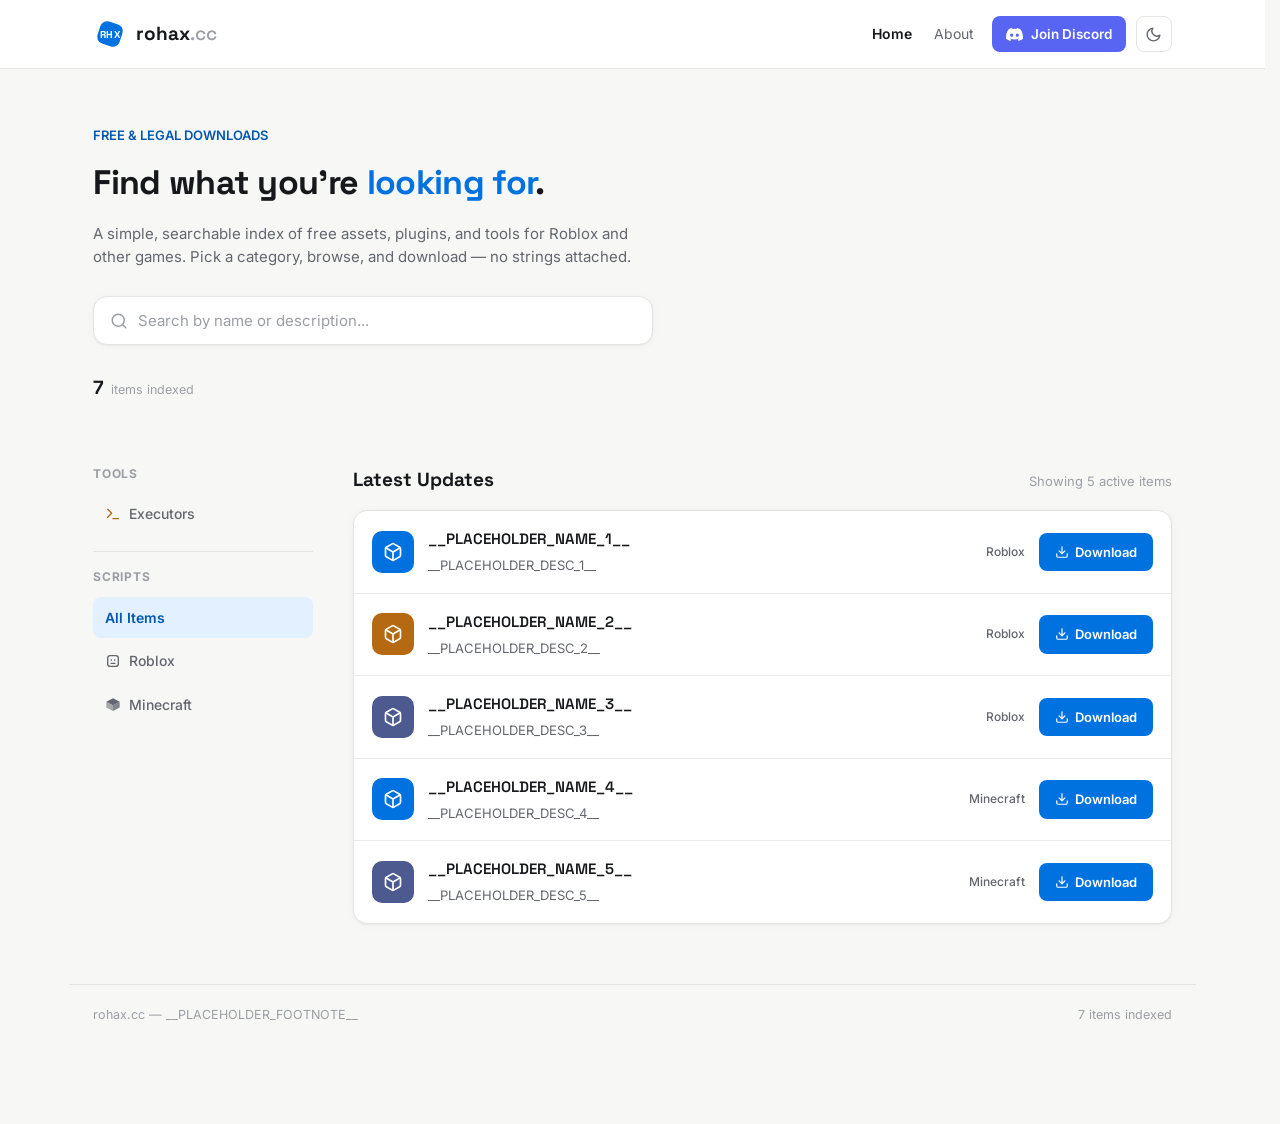
<file: index.html>
<!DOCTYPE html>
<html lang="en">
<head>
<meta charset="UTF-8">
<meta name="viewport" content="width=device-width, initial-scale=1.0">
<title>rohax.cc — index</title>
<script>
  // Set the theme before first paint so navigating between pages never
  // flashes the default (light) theme first — especially noticeable
  // when the saved theme is dark.
  (function(){
    try{
      var t = localStorage.getItem("rohax-theme")
        || (window.matchMedia && window.matchMedia("(prefers-color-scheme: dark)").matches ? "dark" : "light");
      document.documentElement.setAttribute("data-theme", t);
    } catch(e){}
  })();
</script>
<link rel="preconnect" href="https://fonts.googleapis.com">
<link rel="preconnect" href="https://fonts.gstatic.com" crossorigin>
<link href="https://fonts.googleapis.com/css2?family=Space+Grotesk:wght@500;600;700&family=Inter:wght@400;500;600;700&display=swap" rel="stylesheet">
<link rel="stylesheet" href="styles.css">
</head>
<body>

<header>
  <div class="header-inner">
    <a class="logo" href="#" aria-label="rohax.cc home">
      <span class="logo-mark">
        <svg viewBox="0 0 44 44" fill="none">
          <rect x="7" y="7" width="30" height="30" rx="9" transform="rotate(18 22 22)" fill="var(--accent)"/>
          <text x="22" y="27" text-anchor="middle" font-family="'Space Grotesk', sans-serif" font-weight="700" font-size="13" letter-spacing="0.3" fill="#ffffff">RHX</text>
        </svg>
      </span>
      <span class="logo-text"><span class="domain">rohax</span><span class="tld">.cc</span></span>
    </a>
    <div class="header-right">
      <nav>
        <a href="index.html" class="active">Home</a>
        <a href="about.html">About</a>
      </nav>
      <a class="discord-btn" href="https://discord.gg/6ymVAG6RZ7" target="_blank" rel="noopener noreferrer">
        <svg viewBox="0 0 127.14 96.36" fill="currentColor"><path d="M107.7,8.07A105.15,105.15,0,0,0,81.47,0a72.06,72.06,0,0,0-3.36,6.83A97.68,97.68,0,0,0,49,6.83,72.37,72.37,0,0,0,45.64,0,105.89,105.89,0,0,0,19.39,8.09C2.79,32.65-1.71,56.6.54,80.21h0A105.73,105.73,0,0,0,32.71,96.36,77.7,77.7,0,0,0,39.6,85.25a68.42,68.42,0,0,1-10.85-5.18c.91-.66,1.8-1.34,2.66-2a75.57,75.57,0,0,0,64.32,0c.87.71,1.76,1.39,2.66,2a68.68,68.68,0,0,1-10.87,5.19,77,77,0,0,0,6.89,11.1A105.25,105.25,0,0,0,126.6,80.22h0C129.24,52.84,122.09,29.11,107.7,8.07ZM42.45,65.69C36.18,65.69,31,60,31,53s5-12.74,11.43-12.74S54,46,53.89,53,48.84,65.69,42.45,65.69Zm42.24,0C78.41,65.69,73.25,60,73.25,53s5-12.74,11.44-12.74S96.23,46,96.12,53,91.08,65.69,84.69,65.69Z"/></svg>
        Join Discord
      </a>
      <button class="icon-btn" id="theme-toggle" aria-label="Toggle theme">
        <svg id="theme-icon" viewBox="0 0 24 24" fill="none" stroke="currentColor" stroke-width="2" stroke-linecap="round" stroke-linejoin="round"></svg>
      </button>
    </div>
  </div>
</header>

<section class="hero">
  <div class="hero-eyebrow">FREE &amp; LEGAL DOWNLOADS</div>
  <h1>Find what you're <span class="accent">looking for</span>.</h1>
  <p>A simple, searchable index of free assets, plugins, and tools for Roblox and other games. Pick a category, browse, and download — no strings attached.</p>

  <div class="searchbar">
    <svg viewBox="0 0 24 24" fill="none" stroke="currentColor" stroke-width="2" stroke-linecap="round" stroke-linejoin="round"><circle cx="11" cy="11" r="8"/><path d="m21 21-4.3-4.3"/></svg>
    <input type="text" id="search" placeholder="Search by name or description..." autocomplete="off">
  </div>

  <div class="stats-row">
    <div class="stat"><span class="num" id="stat-count">0</span><span class="label">items indexed</span></div>
  </div>
</section>

<div class="layout">
  <aside class="sidebar">
    <div class="sidebar-label">Tools</div>
    <div id="sidebar-tools"></div>

    <div class="sidebar-divider"></div>

    <div class="sidebar-label">Scripts</div>
    <div id="sidebar-list"></div>
  </aside>

  <div class="content">
    <div class="content-head">
      <h2 id="content-title">Latest Updates</h2>
      <span class="count-label" id="count-label"></span>
    </div>
    <div class="item-list" id="listing"></div>
    <div class="empty-state" id="empty">
      <div class="glyph">🔍</div>
      <div class="title">No results found</div>
      <div>Try a different search term or category.</div>
    </div>
  </div>
</div>

<footer>
  <span>rohax.cc — __PLACEHOLDER_FOOTNOTE__</span>
  <span id="footer-count">0 items indexed</span>
</footer>

<script>
  // ---------------------------------------------------------------
  // Plugin/asset data now lives in data/lib.json — edit that
  // file to add, remove, or update listings. Nothing in this file
  // needs to change for content updates. See that file for the field
  // reference (game, name, desc, tag, url).
  // Loaded via fetch(), so this page must be served over http(s)
  // (e.g. `python3 -m http.server`) rather than opened directly as a
  // local file:// — browsers block fetch() of local JSON otherwise.
  // ---------------------------------------------------------------
  let ENTRIES = [];
  let EXECUTOR_ENTRIES = [];

  // Icon background color per tag, and a neutral generic glyph (not a brand logo)
  const TAG_COLOR = { asset: "var(--accent)", plugin: "var(--amber)", tool: "var(--tool)" };
  const ITEM_ICON = '<svg viewBox="0 0 24 24" fill="none" stroke="currentColor" stroke-width="2" stroke-linecap="round" stroke-linejoin="round"><path d="M21 8a2 2 0 0 0-1-1.73l-7-4a2 2 0 0 0-2 0l-7 4A2 2 0 0 0 3 8v8a2 2 0 0 0 1 1.73l7 4a2 2 0 0 0 2 0l7-4A2 2 0 0 0 21 16Z"/><path d="m3.3 7 8.7 5 8.7-5M12 22V12"/></svg>';

  // Simple generic game glyphs (not official brand logos — swap in your own
  // licensed icon files here if you have them, e.g. GAME_ICONS.Roblox = '<img src="/icons/roblox.svg">')
  const GAME_ICONS = {
    "Roblox": '<svg viewBox="0 0 24 24" fill="none" stroke="currentColor" stroke-width="2" stroke-linecap="round" stroke-linejoin="round"><rect x="4" y="4" width="16" height="16" rx="4"/><rect x="8.5" y="9.5" width="2" height="2" rx="0.4" fill="currentColor" stroke="none"/><rect x="13.5" y="9.5" width="2" height="2" rx="0.4" fill="currentColor" stroke="none"/><path d="M9 15.5h6"/></svg>',
    "Minecraft": '<svg viewBox="0 0 24 24" fill="currentColor"><path d="M12 2 22 7.2 12 12.4 2 7.2Z"/><path d="M2 7.2 12 12.4V21L2 15.8Z" opacity="0.55"/><path d="M22 7.2 12 12.4V21L22 15.8Z" opacity="0.8"/></svg>',
  };

  // Icon for the standalone "Executors" tools filter
  const EXECUTORS_ICON = '<svg viewBox="0 0 24 24" fill="none" stroke="currentColor" stroke-width="2" stroke-linecap="round" stroke-linejoin="round"><polyline points="4 17 10 11 4 5"/><line x1="12" y1="19" x2="20" y2="19"/></svg>';

  const DOWNLOAD_ICON = '<svg viewBox="0 0 24 24" fill="none" stroke="currentColor" stroke-width="2" stroke-linecap="round" stroke-linejoin="round"><path d="M21 15v4a2 2 0 0 1-2 2H5a2 2 0 0 1-2-2v-4"/><polyline points="7 10 12 15 17 10"/><line x1="12" y1="15" x2="12" y2="3"/></svg>';
  const SUN_ICON = '<circle cx="12" cy="12" r="4"/><path d="M12 2v2M12 20v2M4.93 4.93l1.41 1.41M17.66 17.66l1.41 1.41M2 12h2M20 12h2M6.34 17.66l-1.41 1.41M19.07 4.93l-1.41 1.41"/>';
  const MOON_ICON = '<path d="M21 12.79A9 9 0 1 1 11.21 3 7 7 0 0 0 21 12.79z"/>';

  let activeFilter = "all";
  let searchTerm = "";

  function uniqueGames(){
    return [...new Set(ENTRIES.map(e => e.game))];
  }

  function renderFilters(){
    const games = uniqueGames();
    const wrap = document.getElementById("sidebar-list");
    wrap.innerHTML = "";

    const allItem = document.createElement("div");
    allItem.className = "sidebar-item" + (activeFilter === "all" ? " active" : "");
    allItem.textContent = "All Items";
    allItem.onclick = () => { activeFilter = "all"; render(); };
    wrap.appendChild(allItem);

    games.forEach(g => {
      const item = document.createElement("div");
      item.className = "sidebar-item" + (activeFilter === g ? " active" : "");
      item.innerHTML = (GAME_ICONS[g] || "") + `<span>${g}</span>`;
      item.onclick = () => { activeFilter = g; render(); };
      wrap.appendChild(item);
    });
  }

  // Renders the separate "Tools" group in the sidebar (kept apart from Games)
  function renderToolsFilter(){
    const wrap = document.getElementById("sidebar-tools");
    wrap.innerHTML = "";

    const item = document.createElement("div");
    item.className = "sidebar-item executors-item" + (activeFilter === "Executors" ? " active" : "");
    item.innerHTML = EXECUTORS_ICON + `<span>Executors</span>`;
    item.onclick = () => { activeFilter = "Executors"; render(); };
    wrap.appendChild(item);
  }

  function filteredEntries(){
    // "Executors" is its own separate pool, not mixed with the per-game list
    const pool = activeFilter === "Executors" ? EXECUTOR_ENTRIES : ENTRIES;
    return pool.filter(e => {
      const matchesGame = activeFilter === "all" || activeFilter === "Executors" || e.game === activeFilter;
      const haystack = (e.name + " " + e.desc + " " + e.game).toLowerCase();
      const matchesSearch = haystack.includes(searchTerm.toLowerCase());
      return matchesGame && matchesSearch;
    });
  }

  function renderListing(){
    const listing = document.getElementById("listing");
    const empty = document.getElementById("empty");
    const countLabel = document.getElementById("count-label");
    const title = document.getElementById("content-title");
    const entries = filteredEntries();
    listing.innerHTML = "";

    title.textContent = activeFilter === "Executors" ? "Executors" : "Latest Updates";
    countLabel.textContent = `Showing ${entries.length} active item${entries.length === 1 ? "" : "s"}`;

    if (entries.length === 0){
      empty.classList.add("show");
      listing.style.display = "none";
      return;
    }
    empty.classList.remove("show");
    listing.style.display = "block";

    entries.forEach((e, i) => {
      const row = document.createElement("a");
      row.className = "item-row";
      row.href = e.url;
      row.target = "_blank";
      row.rel = "noopener noreferrer";
      row.style.animationDelay = (i * 0.04) + "s";

      row.innerHTML = `
        <span class="item-icon" style="background:${TAG_COLOR[e.tag] || "var(--tool)"}">${ITEM_ICON}</span>
        <span class="item-main">
          <span class="item-title-row">
            <span class="item-name">${e.name}</span>
          </span>
          <span class="item-desc">${e.desc}</span>
        </span>
        <span class="item-meta">
          <div class="game-name">${e.game}</div>
        </span>
        <span class="item-dl">${DOWNLOAD_ICON} Download</span>
      `;
      listing.appendChild(row);
    });
  }

  function updateItemCount(){
    const total = ENTRIES.length + EXECUTOR_ENTRIES.length;
    document.getElementById("stat-count").textContent = total;
    document.getElementById("footer-count").textContent = `${total} item${total === 1 ? "" : "s"} indexed`;
  }

  function render(){
    renderFilters();
    renderToolsFilter();
    renderListing();
    updateItemCount();
  }

  document.getElementById("search").addEventListener("input", (e) => {
    searchTerm = e.target.value;
    renderListing();
  });

  // ---------- theme toggle ----------
  function applyTheme(theme, animate){
    const icon = document.getElementById("theme-icon");
    document.documentElement.setAttribute("data-theme", theme);
    localStorage.setItem("rohax-theme", theme);
    if (animate){
      icon.classList.add("spin");
      setTimeout(() => {
        icon.innerHTML = theme === "dark" ? SUN_ICON : MOON_ICON;
        icon.classList.remove("spin");
      }, 150);
    } else {
      icon.innerHTML = theme === "dark" ? SUN_ICON : MOON_ICON;
    }
  }
  document.getElementById("theme-toggle").addEventListener("click", () => {
    const current = document.documentElement.getAttribute("data-theme");
    applyTheme(current === "dark" ? "light" : "dark", true);
  });
  // Theme attribute is already set pre-paint by the inline <head> script —
  // just sync the icon here without re-touching the attribute (avoids
  // re-triggering the color transition on load).
  document.getElementById("theme-icon").innerHTML =
    document.documentElement.getAttribute("data-theme") === "dark" ? SUN_ICON : MOON_ICON;

  async function loadData(){
    try{
      const res = await fetch("data/lib.json");
      if (!res.ok) throw new Error(`HTTP ${res.status} for data/lib.json`);
      const data = await res.json();
      ENTRIES = data.entries || [];
      EXECUTOR_ENTRIES = data.executors || [];
      render();
    } catch (err){
      console.error("Failed to load data/lib.json", err);
      renderFilters();
      renderToolsFilter();
      const listing = document.getElementById("listing");
      const empty = document.getElementById("empty");
      listing.style.display = "none";
      empty.classList.add("show");
      empty.innerHTML = `
        <div class="glyph">⚠️</div>
        <div class="title">Couldn't load listings</div>
        <div>data/lib.json failed to load (${err.message}). If you're opening this file directly (file://), run a local server instead, e.g. <code>python3 -m http.server</code>. Otherwise check the file path/case and that the JSON is valid.</div>
      `;
    }
  }
  loadData();

  // ---------- header shadow on scroll ----------
  const headerEl = document.querySelector("header");
  window.addEventListener("scroll", () => {
    headerEl.classList.toggle("scrolled", window.scrollY > 8);
  });
</script>

</body>
</html>
</file>
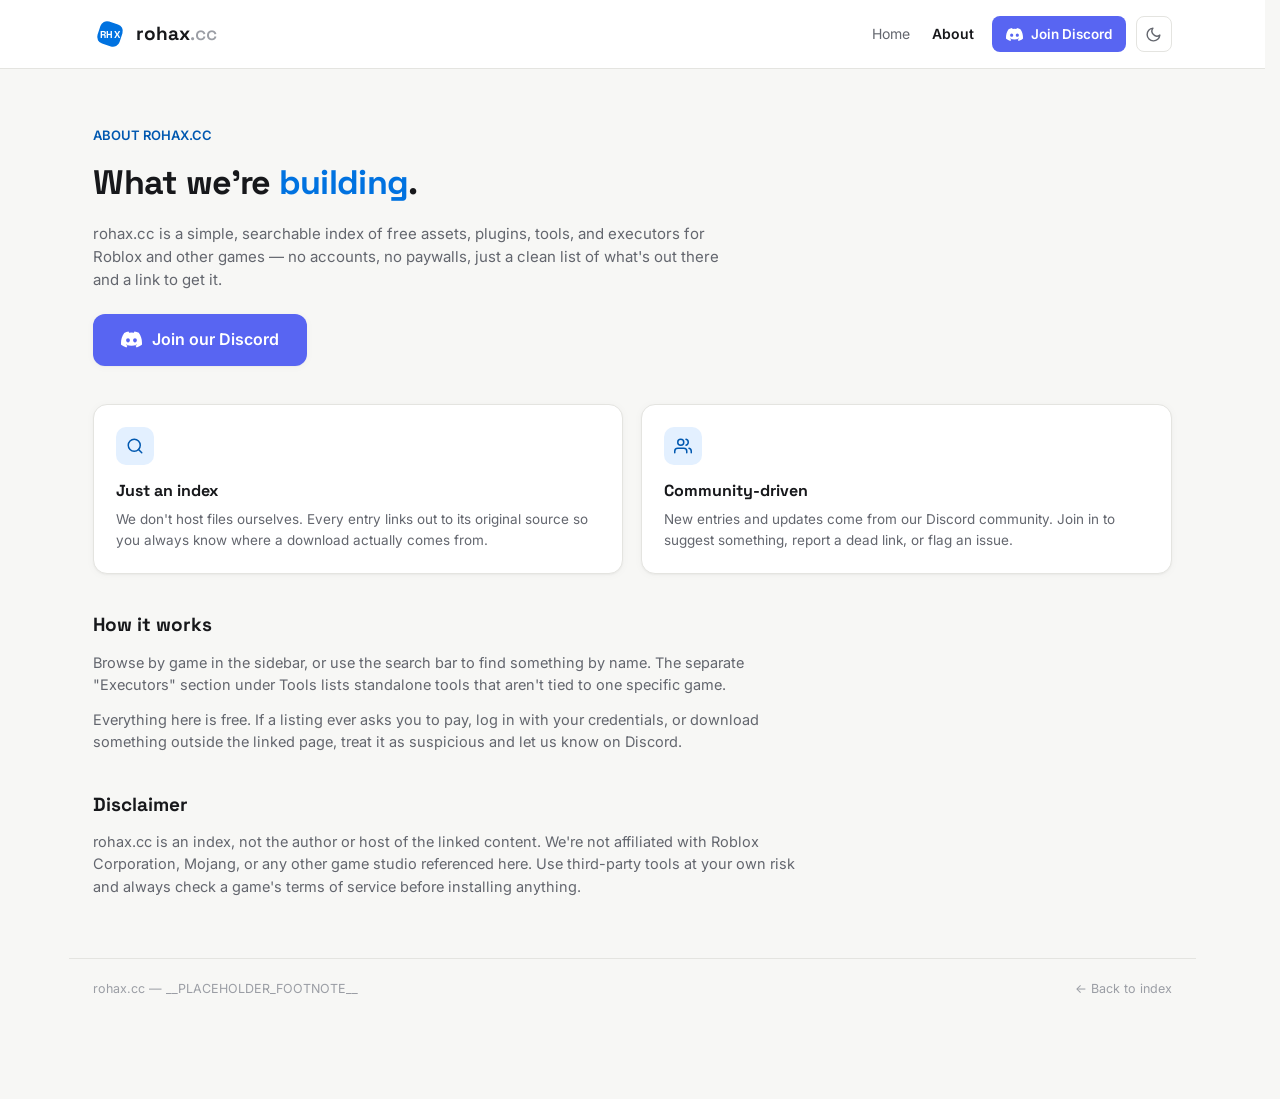
<file: about.html>
<!DOCTYPE html>
<html lang="en">
<head>
<meta charset="UTF-8">
<meta name="viewport" content="width=device-width, initial-scale=1.0">
<title>rohax.cc — index</title>
<script>
  // Set the theme before first paint so navigating between pages never
  // flashes the default (light) theme first — especially noticeable
  // when the saved theme is dark.
  (function(){
    try{
      var t = localStorage.getItem("rohax-theme")
        || (window.matchMedia && window.matchMedia("(prefers-color-scheme: dark)").matches ? "dark" : "light");
      document.documentElement.setAttribute("data-theme", t);
    } catch(e){}
  })();
</script>
<link rel="preconnect" href="https://fonts.googleapis.com">
<link rel="preconnect" href="https://fonts.gstatic.com" crossorigin>
<link href="https://fonts.googleapis.com/css2?family=Space+Grotesk:wght@500;600;700&family=Inter:wght@400;500;600;700&display=swap" rel="stylesheet">
<link rel="stylesheet" href="styles.css">
</head>
<body>

<header>
  <div class="header-inner">
    <a class="logo" href="index.html" aria-label="rohax.cc home">
      <span class="logo-mark">
        <svg viewBox="0 0 44 44" fill="none">
          <rect x="7" y="7" width="30" height="30" rx="9" transform="rotate(18 22 22)" fill="var(--accent)"/>
          <text x="22" y="27" text-anchor="middle" font-family="'Space Grotesk', sans-serif" font-weight="700" font-size="13" letter-spacing="0.3" fill="#ffffff">RHX</text>
        </svg>
      </span>
      <span class="logo-text"><span class="domain">rohax</span><span class="tld">.cc</span></span>
    </a>
    <div class="header-right">
      <nav>
        <a href="index.html">Home</a>
        <a href="about.html" class="active">About</a>
      </nav>
      <a class="discord-btn" href="https://discord.gg/6ymVAG6RZ7" target="_blank" rel="noopener noreferrer">
        <svg viewBox="0 0 127.14 96.36" fill="currentColor"><path d="M107.7,8.07A105.15,105.15,0,0,0,81.47,0a72.06,72.06,0,0,0-3.36,6.83A97.68,97.68,0,0,0,49,6.83,72.37,72.37,0,0,0,45.64,0,105.89,105.89,0,0,0,19.39,8.09C2.79,32.65-1.71,56.6.54,80.21h0A105.73,105.73,0,0,0,32.71,96.36,77.7,77.7,0,0,0,39.6,85.25a68.42,68.42,0,0,1-10.85-5.18c.91-.66,1.8-1.34,2.66-2a75.57,75.57,0,0,0,64.32,0c.87.71,1.76,1.39,2.66,2a68.68,68.68,0,0,1-10.87,5.19,77,77,0,0,0,6.89,11.1A105.25,105.25,0,0,0,126.6,80.22h0C129.24,52.84,122.09,29.11,107.7,8.07ZM42.45,65.69C36.18,65.69,31,60,31,53s5-12.74,11.43-12.74S54,46,53.89,53,48.84,65.69,42.45,65.69Zm42.24,0C78.41,65.69,73.25,60,73.25,53s5-12.74,11.44-12.74S96.23,46,96.12,53,91.08,65.69,84.69,65.69Z"/></svg>
        Join Discord
      </a>
      <button class="icon-btn" id="theme-toggle" aria-label="Toggle theme">
        <svg id="theme-icon" viewBox="0 0 24 24" fill="none" stroke="currentColor" stroke-width="2" stroke-linecap="round" stroke-linejoin="round"></svg>
      </button>
    </div>
  </div>
</header>

<section class="about-hero">
  <div class="hero-eyebrow">ABOUT ROHAX.CC</div>
  <h1>What we're <span class="accent">building</span>.</h1>
  <p>rohax.cc is a simple, searchable index of free assets, plugins, tools, and executors for Roblox and other games — no accounts, no paywalls, just a clean list of what's out there and a link to get it.</p>
  <a class="discord-btn-lg" href="https://discord.gg/6ymVAG6RZ7" target="_blank" rel="noopener noreferrer">
    <svg viewBox="0 0 127.14 96.36" fill="currentColor"><path d="M107.7,8.07A105.15,105.15,0,0,0,81.47,0a72.06,72.06,0,0,0-3.36,6.83A97.68,97.68,0,0,0,49,6.83,72.37,72.37,0,0,0,45.64,0,105.89,105.89,0,0,0,19.39,8.09C2.79,32.65-1.71,56.6.54,80.21h0A105.73,105.73,0,0,0,32.71,96.36,77.7,77.7,0,0,0,39.6,85.25a68.42,68.42,0,0,1-10.85-5.18c.91-.66,1.8-1.34,2.66-2a75.57,75.57,0,0,0,64.32,0c.87.71,1.76,1.39,2.66,2a68.68,68.68,0,0,1-10.87,5.19,77,77,0,0,0,6.89,11.1A105.25,105.25,0,0,0,126.6,80.22h0C129.24,52.84,122.09,29.11,107.7,8.07ZM42.45,65.69C36.18,65.69,31,60,31,53s5-12.74,11.43-12.74S54,46,53.89,53,48.84,65.69,42.45,65.69Zm42.24,0C78.41,65.69,73.25,60,73.25,53s5-12.74,11.44-12.74S96.23,46,96.12,53,91.08,65.69,84.69,65.69Z"/></svg>
    Join our Discord
  </a>
</section>

<div class="about-body">
  <div class="about-card">
    <div class="icon">
      <svg viewBox="0 0 24 24" fill="none" stroke="currentColor" stroke-width="2" stroke-linecap="round" stroke-linejoin="round"><circle cx="11" cy="11" r="8"/><path d="m21 21-4.3-4.3"/></svg>
    </div>
    <h3>Just an index</h3>
    <p>We don't host files ourselves. Every entry links out to its original source so you always know where a download actually comes from.</p>
  </div>
  <div class="about-card">
    <div class="icon">
      <svg viewBox="0 0 24 24" fill="none" stroke="currentColor" stroke-width="2" stroke-linecap="round" stroke-linejoin="round"><path d="M17 21v-2a4 4 0 0 0-4-4H5a4 4 0 0 0-4 4v2"/><circle cx="9" cy="7" r="4"/><path d="M23 21v-2a4 4 0 0 0-3-3.87"/><path d="M16 3.13a4 4 0 0 1 0 7.75"/></svg>
    </div>
    <h3>Community-driven</h3>
    <p>New entries and updates come from our Discord community. Join in to suggest something, report a dead link, or flag an issue.</p>
  </div>
</div>

<div class="about-section">
  <h2>How it works</h2>
  <p>Browse by game in the sidebar, or use the search bar to find something by name. The separate "Executors" section under Tools lists standalone tools that aren't tied to one specific game.</p>
  <p>Everything here is free. If a listing ever asks you to pay, log in with your credentials, or download something outside the linked page, treat it as suspicious and let us know on Discord.</p>
</div>

<div class="about-section">
  <h2>Disclaimer</h2>
  <p>rohax.cc is an index, not the author or host of the linked content. We're not affiliated with Roblox Corporation, Mojang, or any other game studio referenced here. Use third-party tools at your own risk and always check a game's terms of service before installing anything.</p>
</div>

<footer>
  <span>rohax.cc — __PLACEHOLDER_FOOTNOTE__</span>
  <span><a href="index.html" style="color:inherit;">&larr; Back to index</a></span>
</footer>

<script>
  const SUN_ICON = '<circle cx="12" cy="12" r="4"/><path d="M12 2v2M12 20v2M4.93 4.93l1.41 1.41M17.66 17.66l1.41 1.41M2 12h2M20 12h2M6.34 17.66l-1.41 1.41M19.07 4.93l-1.41 1.41"/>';
  const MOON_ICON = '<path d="M21 12.79A9 9 0 1 1 11.21 3 7 7 0 0 0 21 12.79z"/>';

  function applyTheme(theme, animate){
    const icon = document.getElementById("theme-icon");
    document.documentElement.setAttribute("data-theme", theme);
    localStorage.setItem("rohax-theme", theme);
    if (animate){
      icon.classList.add("spin");
      setTimeout(() => {
        icon.innerHTML = theme === "dark" ? SUN_ICON : MOON_ICON;
        icon.classList.remove("spin");
      }, 150);
    } else {
      icon.innerHTML = theme === "dark" ? SUN_ICON : MOON_ICON;
    }
  }
  document.getElementById("theme-toggle").addEventListener("click", () => {
    const current = document.documentElement.getAttribute("data-theme");
    applyTheme(current === "dark" ? "light" : "dark", true);
  });
  // Theme attribute is already set pre-paint by the inline <head> script —
  // just sync the icon here without re-touching the attribute (avoids
  // re-triggering the color transition on load).
  document.getElementById("theme-icon").innerHTML =
    document.documentElement.getAttribute("data-theme") === "dark" ? SUN_ICON : MOON_ICON;

  const headerEl = document.querySelector("header");
  window.addEventListener("scroll", () => {
    headerEl.classList.toggle("scrolled", window.scrollY > 8);
  });
</script>

</body>
</html>
</file>
<file: styles.css>
:root{
    --bg: #f7f7f5;
    --bg-alt: #ffffff;
    --panel: #ffffff;
    --panel-hover: #f1f1ee;
    --border: #e4e4e0;
    --border-soft: #ececea;
    --text: #17181b;
    --text-dim: #63666e;
    --text-faint: #9b9ea5;
    --accent: #0072e0;
    --accent-bg: #e3f0ff;
    --accent-strong: #0058b0;
    --amber: #b56a12;
    --amber-bg: #fbedd9;
    --tool: #4d5a8f;
    --tool-bg: #e9ecfb;
    --discord: #5865F2;
    --radius: 14px;
    --shadow: 0 1px 2px rgba(20,20,20,0.04), 0 1px 10px rgba(20,20,20,0.03);
    --font-display: 'Space Grotesk', 'Inter', sans-serif;
  }
  html[data-theme="dark"]{
    --bg: #16181f;
    --bg-alt: #1b1e26;
    --panel: #21242e;
    --panel-hover: #292d38;
    --border: #323644;
    --border-soft: #292d38;
    --text: #edeef0;
    --text-dim: #a3a6ad;
    --text-faint: #6c6f77;
    --accent: #4fa0ff;
    --accent-bg: rgba(79,160,255,0.14);
    --accent-strong: #4fa0ff;
    --amber: #f2a93b;
    --amber-bg: rgba(242,169,59,0.12);
    --tool: #9aa4f2;
    --tool-bg: rgba(154,164,242,0.12);
    --shadow: none;
  }
  *, *::before, *::after{
    transition: background-color .35s ease, border-color .35s ease, color .35s ease, fill .35s ease, box-shadow .35s ease;
  }
  *{ box-sizing: border-box; margin:0; padding:0; }
  html{
    background: var(--bg);
    overflow-y: scroll;
    scrollbar-gutter: stable;
  }
  body{
    background: var(--bg);
    color: var(--text);
    font-family: 'Inter', -apple-system, BlinkMacSystemFont, 'Segoe UI', sans-serif;
    font-size: 15px;
    line-height: 1.55;
    min-height: 100vh;
    padding: 0 0 80px;
    transition: background-color .35s ease, border-color .35s ease, color .35s ease;
  }
  a{ color: inherit; text-decoration: none; }

  /* ---------- top bar ---------- */
  header{
    border-bottom: 1px solid var(--border);
    background: var(--bg-alt);
    position: sticky; top:0; z-index: 20;
    transition: box-shadow .2s ease, border-color .35s ease, background-color .35s ease, color .35s ease;
  }
  header.scrolled{
    box-shadow: 0 4px 16px rgba(0,0,0,0.06);
  }
  .header-inner{
    max-width: min(1440px, 88vw);
    margin: 0 auto;
    padding: 16px 24px;
    display:flex;
    align-items:center;
    justify-content: space-between;
    gap: 24px;
  }
  .logo{
    display:flex;
    align-items:center;
    gap: 9px;
    cursor: pointer;
  }
  .logo-mark{
    width: 34px; height: 34px;
    flex-shrink: 0;
  }
  .logo-mark svg{ width: 100%; height: 100%; display:block; }
  .logo-text{
    display:flex;
    align-items:baseline;
    gap: 1px;
    font-family: var(--font-display);
    font-weight: 700;
    font-size: 19px;
    letter-spacing: -0.01em;
  }
  .logo-text .domain{ color: var(--text); }
  .logo-text .tld{ color: var(--text-faint); font-weight: 500; }

  .header-right{ display:flex; align-items:center; gap: 10px; }

  nav{ display:flex; gap: 22px; font-size: 14px; color: var(--text-dim); margin-right: 8px; }
  nav a:hover{ color: var(--accent); }
  nav a.active{ color: var(--text); font-weight: 600; }

  .icon-btn{
    width: 36px; height: 36px;
    display:flex; align-items:center; justify-content:center;
    border: 1px solid var(--border);
    border-radius: 8px;
    background: var(--panel);
    cursor: pointer;
    color: var(--text-dim);
    transition: background-color .2s ease, color .2s ease, border-color .35s ease, transform .15s ease;
  }
  .icon-btn:hover{ background: var(--panel-hover); color: var(--text); }
  .icon-btn:active{ transform: scale(0.92); }
  .icon-btn svg{ width: 17px; height: 17px; overflow: visible; }
  #theme-icon{
    transition: transform .3s ease, opacity .3s ease;
  }
  #theme-icon.spin{ transform: rotate(90deg) scale(0.4); opacity: 0; }

  .discord-btn{
    display:flex; align-items:center; gap: 8px;
    background: var(--discord);
    color: #fff;
    font-size: 13.5px;
    font-weight: 600;
    padding: 0 14px;
    height: 36px;
    border-radius: 8px;
    transition: filter .12s ease, background-color .35s ease, transform .15s ease;
  }
  .discord-btn:hover{ filter: brightness(1.08); }
  .discord-btn:active{ transform: scale(0.96); }
  .discord-btn svg{ width: 17px; height: 17px; flex-shrink:0; }

  /* ---------- hero / search ---------- */
  .hero{
    position: relative;
    max-width: min(1440px, 88vw);
    margin: 0 auto;
    padding: 56px 24px 32px;
    overflow: hidden;
  }

  @keyframes fadeInUp{
    from{ opacity: 0; transform: translateY(14px); }
    to{ opacity: 1; transform: translateY(0); }
  }
  .hero-eyebrow{
    color: var(--accent-strong);
    font-size: 13px;
    font-weight: 600;
    margin-bottom: 12px;
    opacity: 0;
    animation: fadeInUp .5s ease forwards;
  }
  .hero h1{
    font-family: var(--font-display);
    font-size: 34px;
    font-weight: 700;
    letter-spacing: -0.02em;
    margin-bottom: 12px;
    opacity: 0;
    animation: fadeInUp .5s ease forwards .08s;
  }
  .hero h1 .accent{ color: var(--accent); }
  .hero p{
    color: var(--text-dim);
    max-width: 560px;
    font-size: 15px;
    margin-bottom: 28px;
    opacity: 0;
    animation: fadeInUp .5s ease forwards .16s;
  }

  .stats-row{
    display:flex;
    flex-wrap: wrap;
    gap: 28px;
    margin-top: 28px;
    opacity: 0;
    animation: fadeInUp .5s ease forwards .32s;
  }
  .stat{ display:flex; align-items:baseline; gap: 7px; }
  .stat .num{ font-family: var(--font-display); font-size: 19px; font-weight: 700; color: var(--text); }
  .stat .label{ font-size: 12.5px; color: var(--text-faint); }

  .searchbar{
    display:flex;
    align-items:center;
    gap: 10px;
    background: var(--panel);
    border: 1px solid var(--border);
    border-radius: var(--radius);
    padding: 4px 6px 4px 16px;
    box-shadow: var(--shadow);
    max-width: 560px;
  }
  .searchbar svg{ width: 18px; height: 18px; color: var(--text-faint); flex-shrink:0; }
  .searchbar input{
    flex: 1;
    background: transparent;
    border: none;
    outline: none;
    color: var(--text);
    font-family: inherit;
    font-size: 15px;
    padding: 10px 0;
  }
  .searchbar input::placeholder{ color: var(--text-faint); }

  /* ---------- layout: sidebar + list ---------- */
  .layout{
    display:flex;
    align-items:flex-start;
    gap: 40px;
    max-width: min(1440px, 88vw);
    margin: 0 auto;
    padding: 30px 24px 0;
  }

  .sidebar{
    width: 220px;
    flex-shrink: 0;
    position: sticky;
    top: 88px;
  }
  .sidebar-label{
    font-size: 12px;
    font-weight: 700;
    letter-spacing: 0.06em;
    text-transform: uppercase;
    color: var(--text-faint);
    margin-bottom: 10px;
  }
  .sidebar-item{
    display:flex;
    align-items:center;
    gap: 8px;
    padding: 10px 12px;
    border-radius: 8px;
    font-size: 14px;
    font-weight: 500;
    color: var(--text-dim);
    cursor: pointer;
    margin-bottom: 2px;
  }
  .sidebar-item svg, .sidebar-item img{ width: 16px; height: 16px; flex-shrink: 0; }
  .sidebar-item:hover:not(.active){ background: var(--panel-hover); color: var(--text); }
  .sidebar-item.active{
    background: var(--accent-bg);
    color: var(--accent-strong);
    font-weight: 600;
  }
  .sidebar-divider{
    height: 1px;
    background: var(--border);
    margin: 16px 0;
  }
  .sidebar-item.executors-item svg{ color: var(--amber); }
  .sidebar-item.executors-item.active{
    background: var(--amber-bg);
    color: var(--amber);
  }

  .content{ flex: 1; min-width: 0; }
  .content-head{
    display:flex;
    align-items:baseline;
    justify-content: space-between;
    margin-bottom: 16px;
    gap: 12px;
  }
  .content-head h2{
    font-family: var(--font-display);
    font-size: 19px;
    font-weight: 700;
  }
  .content-head .count-label{ font-size: 13px; color: var(--text-faint); white-space: nowrap; }

  .item-list{
    border: 1px solid var(--border);
    border-radius: var(--radius);
    background: var(--panel);
    overflow: hidden;
    box-shadow: var(--shadow);
  }
  .item-row{
    display:flex;
    align-items:center;
    gap: 14px;
    padding: 16px 18px;
    border-bottom: 1px solid var(--border-soft);
    text-decoration: none;
    opacity: 0;
    animation: fadeInUp .35s ease forwards;
  }
  .item-row:last-child{ border-bottom: none; }
  .item-row:hover{ background: var(--panel-hover); }

  .item-icon{
    width: 42px; height: 42px;
    border-radius: 10px;
    flex-shrink: 0;
    display:flex; align-items:center; justify-content:center;
  }
  .item-icon svg{ width: 20px; height: 20px; color: #fff; }

  .item-main{ flex: 1; min-width: 0; }
  .item-title-row{
    display:flex;
    align-items:center;
    gap: 8px;
    flex-wrap: wrap;
    margin-bottom: 3px;
  }
  .item-name{ font-family: var(--font-display); font-weight: 600; font-size: 15px; color: var(--text); }
  .item-desc{
    font-size: 13px;
    color: var(--text-dim);
    overflow: hidden;
    text-overflow: ellipsis;
    white-space: nowrap;
  }

  .item-meta{
    text-align: right;
    font-size: 12px;
    color: var(--text-faint);
    line-height: 1.4;
    flex-shrink: 0;
  }
  .item-meta .game-name{ color: var(--text-dim); font-weight: 500; }

  .item-dl{
    display:flex; align-items:center; gap: 6px;
    background: var(--accent);
    color: #fff;
    font-size: 13px;
    font-weight: 600;
    padding: 9px 16px;
    border-radius: 8px;
    flex-shrink: 0;
    transition: filter .12s ease;
  }
  .item-dl:hover{ filter: brightness(1.08); }
  .item-dl svg{ width: 14px; height: 14px; }

  .empty-state{
    text-align:center;
    padding: 60px 20px;
    color: var(--text-faint);
    display:none;
  }
  .empty-state.show{ display:block; }
  .empty-state .glyph{ font-size: 28px; margin-bottom: 10px; }
  .empty-state .title{ color: var(--text); font-weight: 600; margin-bottom: 4px; }

  footer{
    max-width: min(1440px, 88vw);
    margin: 60px auto 0;
    padding: 20px 24px;
    border-top: 1px solid var(--border);
    color: var(--text-faint);
    font-size: 12.5px;
    display:flex;
    justify-content: space-between;
  }

  @media (max-width: 768px){
    nav{ display:none; }
    .layout{ flex-direction: column; }
    .sidebar{
      width: 100%;
      position: static;
      display:flex;
      flex-wrap: wrap;
      gap: 6px;
    }
    .sidebar-label{ width: 100%; }
    .sidebar-divider{ display: none; }
    .item-row{ flex-wrap: wrap; }
    .item-meta{ display:none; }
  }


  /* ---------- about page ---------- */
  .about-hero{
    position: relative;
    max-width: min(1440px, 88vw);
    margin: 0 auto;
    padding: 56px 24px 8px;
    overflow: hidden;
  }
  .about-hero > *{ position: relative; z-index: 1; }
  .about-hero .hero-eyebrow{ color: var(--accent-strong); font-size: 13px; font-weight: 600; margin-bottom: 12px; }
  .about-hero h1{
    font-family: var(--font-display);
    font-size: 34px;
    font-weight: 700;
    letter-spacing: -0.02em;
    margin-bottom: 12px;
  }
  .about-hero h1 .accent{ color: var(--accent); }
  .about-hero p{ color: var(--text-dim); max-width: 640px; font-size: 15px; }

  .about-body{
    max-width: min(1440px, 88vw);
    margin: 0 auto;
    padding: 30px 24px 0;
    display: grid;
    grid-template-columns: repeat(auto-fit, minmax(240px, 1fr));
    gap: 18px;
  }

  .discord-btn-lg{
    display: inline-flex;
    align-items: center;
    gap: 10px;
    background: var(--discord);
    color: #fff;
    font-size: 16px;
    font-weight: 600;
    padding: 0 28px;
    height: 52px;
    border-radius: 12px;
    box-shadow: var(--shadow);
    margin-top: 22px;
    transition: filter .12s ease, background-color .35s ease, transform .15s ease;
  }
  .discord-btn-lg:hover{ filter: brightness(1.08); }
  .discord-btn-lg:active{ transform: scale(0.97); }
  .discord-btn-lg svg{ width: 21px; height: 21px; flex-shrink:0; }
  .about-card{
    border: 1px solid var(--border);
    border-radius: var(--radius);
    background: var(--panel);
    box-shadow: var(--shadow);
    padding: 22px;
  }
  .about-card .icon{
    width: 38px; height: 38px;
    border-radius: 10px;
    background: var(--accent-bg);
    color: var(--accent-strong);
    display:flex; align-items:center; justify-content:center;
    margin-bottom: 14px;
  }
  .about-card .icon svg{ width: 18px; height: 18px; }
  .about-card h3{ font-family: var(--font-display); font-size: 16px; font-weight: 700; margin-bottom: 6px; }
  .about-card p{ color: var(--text-dim); font-size: 13.5px; }

  .about-section{
    max-width: min(1440px, 88vw);
    margin: 36px auto 0;
    padding: 0 24px;
  }
  .about-section h2{ font-family: var(--font-display); font-size: 19px; font-weight: 700; margin-bottom: 12px; }
  .about-section p{ color: var(--text-dim); font-size: 14.5px; max-width: 720px; margin-bottom: 12px; }
  .about-section p:last-child{ margin-bottom: 0; }

  @media (max-width: 768px){
    .about-body{ grid-template-columns: 1fr; }
  }
</file>
